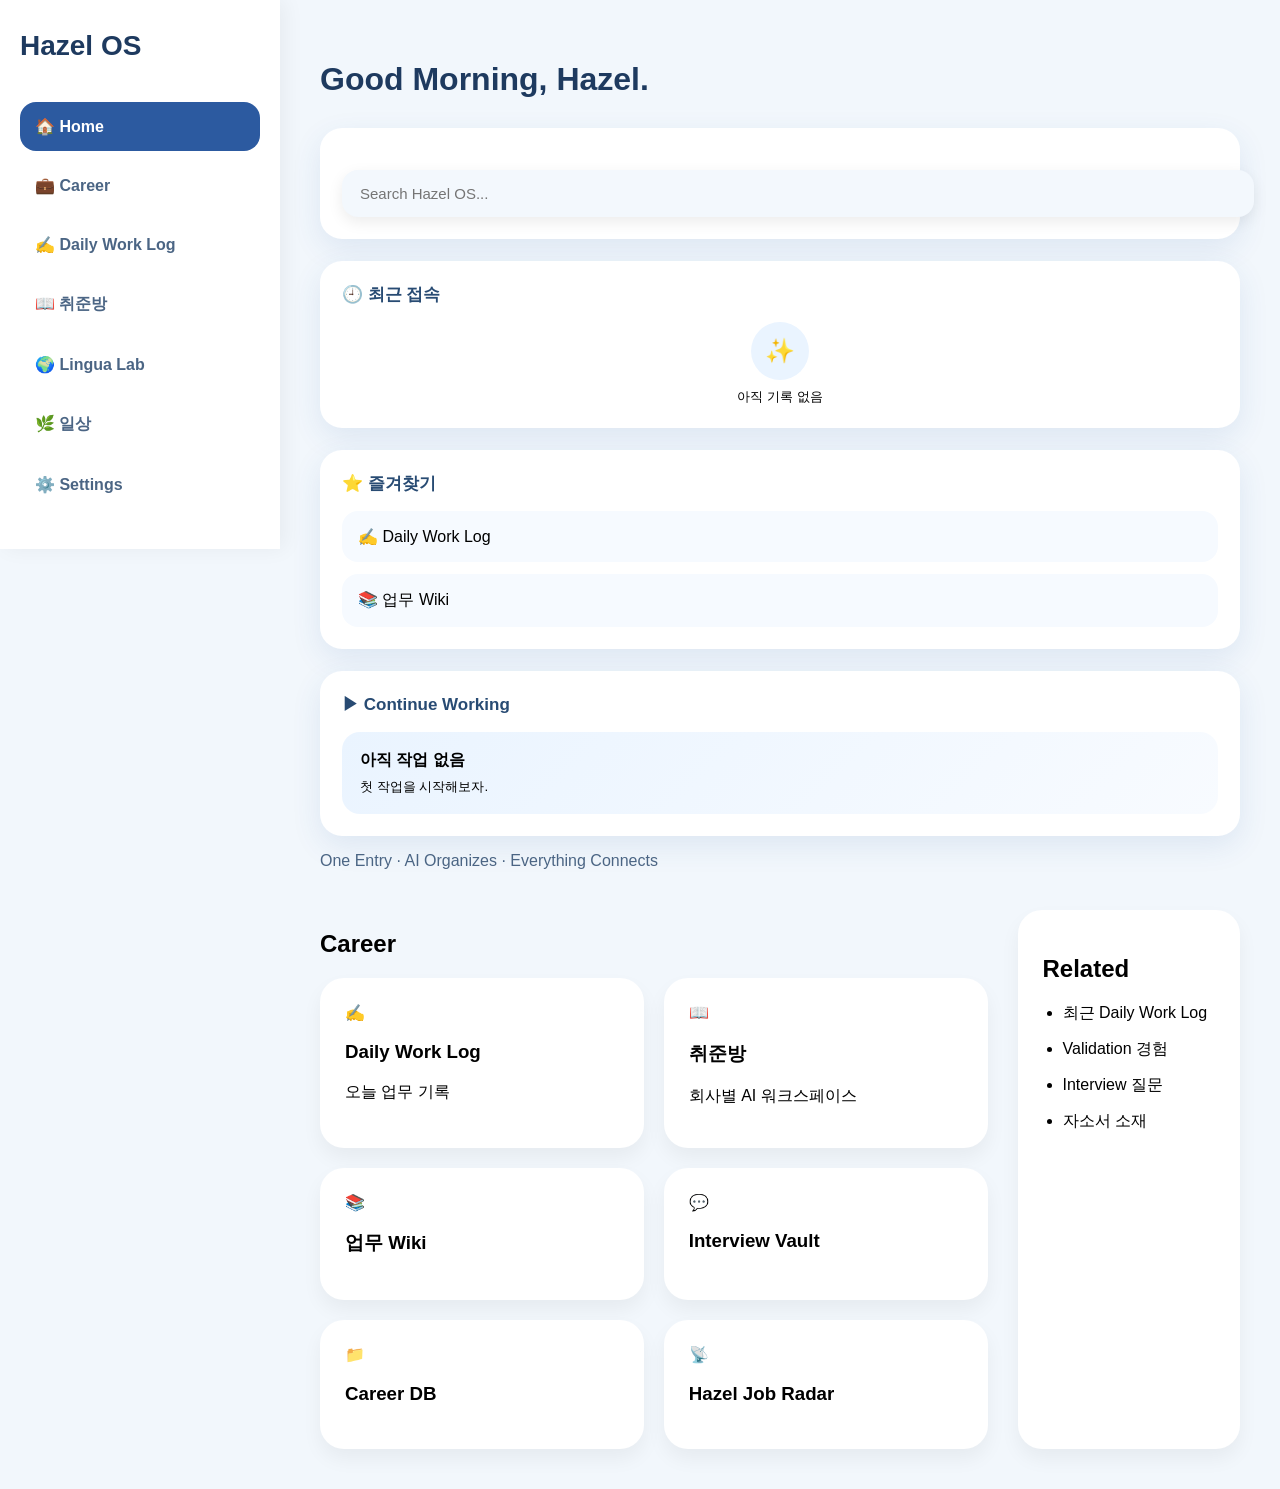
<file: index.html>
<!DOCTYPE html>
<html lang="ko">
<head>
<meta charset="UTF-8">
<meta name="viewport" content="width=device-width, initial-scale=1.0">
<title>Hazel OS</title>

<link rel="stylesheet" href="assets/css/style.css">

</head>


<body>

<div class="app">

    <div id="sidebarContainer"></div>

    <div class="container">

<header>

<h1 id="greeting">Good Morning, Hazel.</h1>

<!-- Home Dashboard -->

<div class="home-dashboard">

    <!-- Search -->

    <div class="dashboard-card">

        <input
            type="text"
            class="search-box"
            placeholder="Search Hazel OS..."
        >

    </div>

    <!-- Recent -->

    <div class="dashboard-card">

        <div class="section-title">

            🕘 최근 접속

        </div>

        <div class="recent-grid" id="recentGrid">

            <div class="recent-item">

                <div class="recent-icon">📖</div>

                <small>취준방</small>

            </div>

            <div class="recent-item">

                <div class="recent-icon">✍️</div>

                <small>Daily Log</small>

            </div>

            <div class="recent-item">

                <div class="recent-icon">📚</div>

                <small>업무 Wiki</small>

            </div>

        </div>

    </div>

    <!-- Favorites -->

    <div class="dashboard-card">

        <div class="section-title">

            ⭐ 즐겨찾기

        </div>

        <div class="favorite-list" id="favoriteList">

        </div>  

    </div>

    <!-- Continue -->

    <div class="dashboard-card">

        <div class="section-title">

            ▶ Continue Working

        </div>

        <div class="continue-card"
             id="continueCard">

             <div id="continueTitle">
                 아직 작업 없음
            </div>

             <small id="continueTime">
                 최근 작업이 여기에 표시됩니다.
             </small>

        </div>

    </div>

</div>

<p>One Entry · AI Organizes · Everything Connects</p>

</header>

<main>

<section class="career">

<h2>Career</h2>

<div class="grid">

<div class="card" onclick="location.href='pages/daily-work-log.html'">
✍️
<h3>Daily Work Log</h3>
<p>오늘 업무 기록</p>
</div>

<div class="card">
📖
<h3>취준방</h3>
<p>회사별 AI 워크스페이스</p>
</div>

<div class="card">
📚
<h3>업무 Wiki</h3>
</div>

<div class="card">
💬
<h3>Interview Vault</h3>
</div>

<div class="card">
📁
<h3>Career DB</h3>
</div>

<div class="card">
📡
<h3>Hazel Job Radar</h3>
</div>

</div>

</section>

<aside class="related">

<h2>Related</h2>

<ul>
<li>최근 Daily Work Log</li>
<li>Validation 경험</li>
<li>Interview 질문</li>
<li>자소서 소재</li>
</ul>

</aside>

</main>


    </div>

</div>
<script src="assets/components/sidebar.js"></script>
<script src="assets/js/app.js"></script>
<script src="assets/js/home.js"></script>

<script>
renderSidebar("home");
renderRecent();
</script>

</body>
</html>
</file>
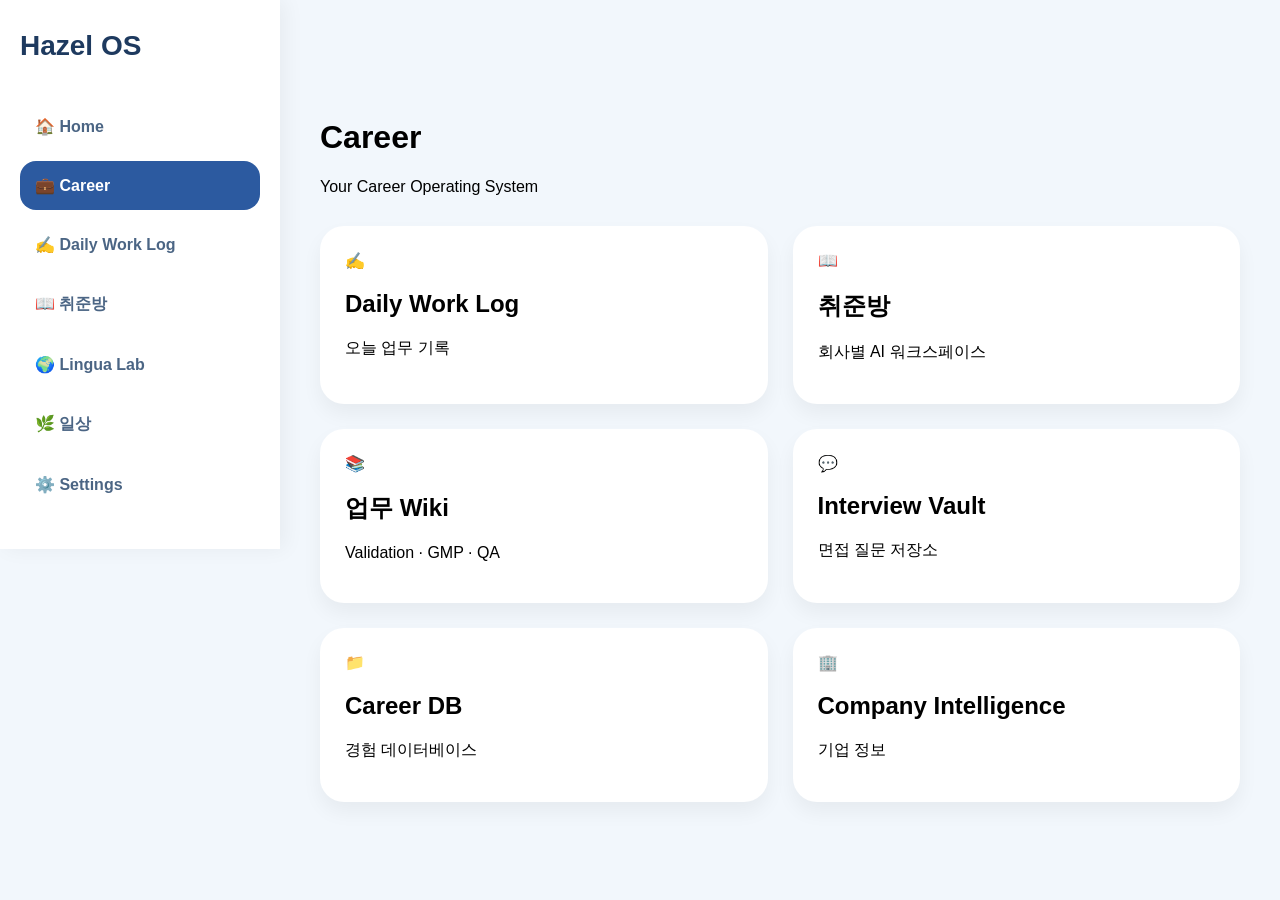
<file: pages/career.html>
<!DOCTYPE html>
<html lang="ko">

<head>
<meta charset="UTF-8">
<meta name="viewport" content="width=device-width, initial-scale=1.0">

<title>Career | Hazel OS</title>

<link rel="stylesheet" href="../assets/css/style.css">

</head>

<body>

<div class="app">

    <div id="sidebarContainer"></div>

    <div class="container">

        <h1>Career</h1>

        <p>Your Career Operating System</p>

        <div class="card-grid">

            <div class="card"
            onclick="location.href='daily-work-log.html'">
                ✍️
                <h2>Daily Work Log</h2>
                <p>오늘 업무 기록</p>
            </div>

            <div class="card">
                📖
                <h2>취준방</h2>
                <p>회사별 AI 워크스페이스</p>
            </div>

            <div class="card">
                📚
                <h2>업무 Wiki</h2>
                <p>Validation · GMP · QA</p>
            </div>

            <div class="card">
                💬
                <h2>Interview Vault</h2>
                <p>면접 질문 저장소</p>
            </div>

            <div class="card">
                📁
                <h2>Career DB</h2>
                <p>경험 데이터베이스</p>
            </div>

            <div class="card">
                🏢
                <h2>Company Intelligence</h2>
                <p>기업 정보</p>
            </div>

        </div>

    </div>

</div>

<script src="../assets/js/app.js"></script>
<script src="../assets/js/career.js"></script>
<script src="../assets/components/sidebar.js"></script>
<script>
renderSidebar("career");
</script>
</body>

</html>

<script src="../assets/js/home.js"></script>

<script>
renderSidebar("career");
recordVisit("Career","💼");
</script>
</file>
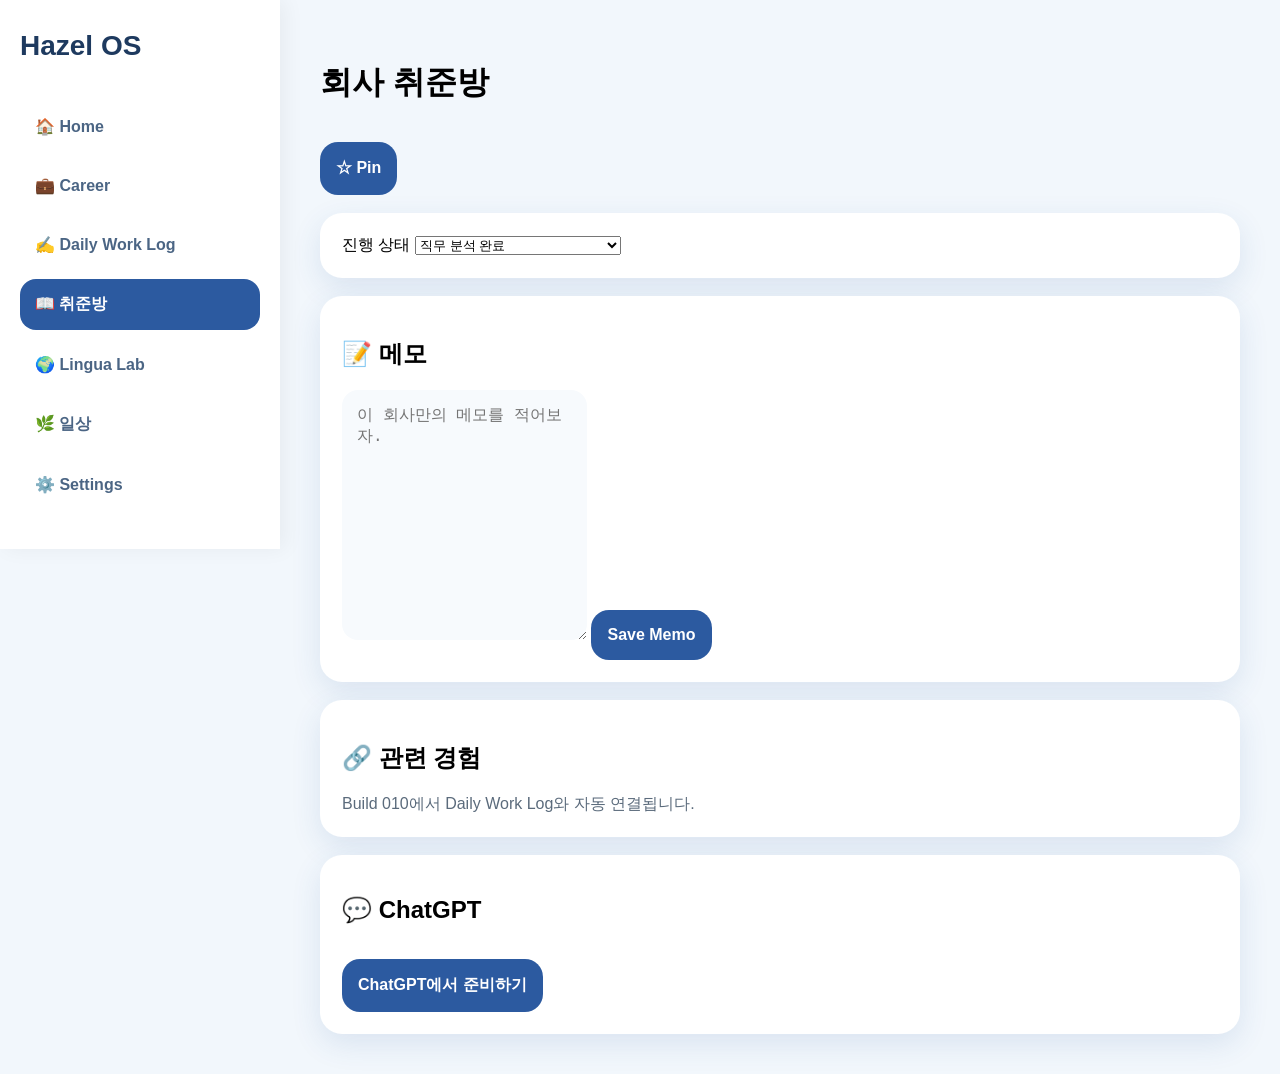
<file: pages/company-room.html>
<!DOCTYPE html>
<html lang="ko">
<head>
<meta charset="UTF-8">
<meta name="viewport" content="width=device-width, initial-scale=1.0">
<title>취준방 | Hazel OS</title>
<link rel="stylesheet" href="../assets/css/style.css">
</head>

<body>

<div class="app">

<div id="sidebarContainer"></div>

<div class="container">

<h1 id="companyTitle">회사 취준방</h1>
<button class="save-btn"
id="pinBtn"
onclick="toggleFavorite()">

☆ Pin

</button>

<div class="company-card">

<label>진행 상태</label>

<select id="statusSelect" onchange="saveStatus()">
<option>직무 분석 완료</option>
<option>지원서 작성중</option>
<option>지원서 제출 완료 & 결과 대기중</option>
<option>서류 결과 발표</option>
<option>면접 준비 중</option>
<option>면접 완료 & 결과 대기중</option>
<option>최종합격</option>
</select>

</div>

<div class="company-card">

<h2>📝 메모</h2>

<textarea id="companyMemo"
placeholder="이 회사만의 메모를 적어보자."
rows="6"></textarea>

<button class="save-btn"
onclick="saveMemo()">

Save Memo

</button>

</div>

<div class="company-card">

<h2>🔗 관련 경험</h2>

<p>Build 010에서 Daily Work Log와 자동 연결됩니다.</p>

</div>

<div class="company-card">

<h2>💬 ChatGPT</h2>

<button class="save-btn"
onclick="openChatGPT()">

ChatGPT에서 준비하기

</button>

</div>

</div>

</div>

<script src="../assets/components/sidebar.js"></script>
<script src="../assets/js/home.js"></script>
<script src="../assets/js/company-room.js"></script>

<script>
renderSidebar("job");
loadCompany();

const companies = JSON.parse(localStorage.getItem("hazelCompanies")) || [];
const params = new URLSearchParams(window.location.search);
const idx = Number(params.get("index"));

if (companies[idx]) {
    recordVisit(`${companies[idx].name} 취준방`, "🏢");
}
</script>
</body>
</html>
</file>
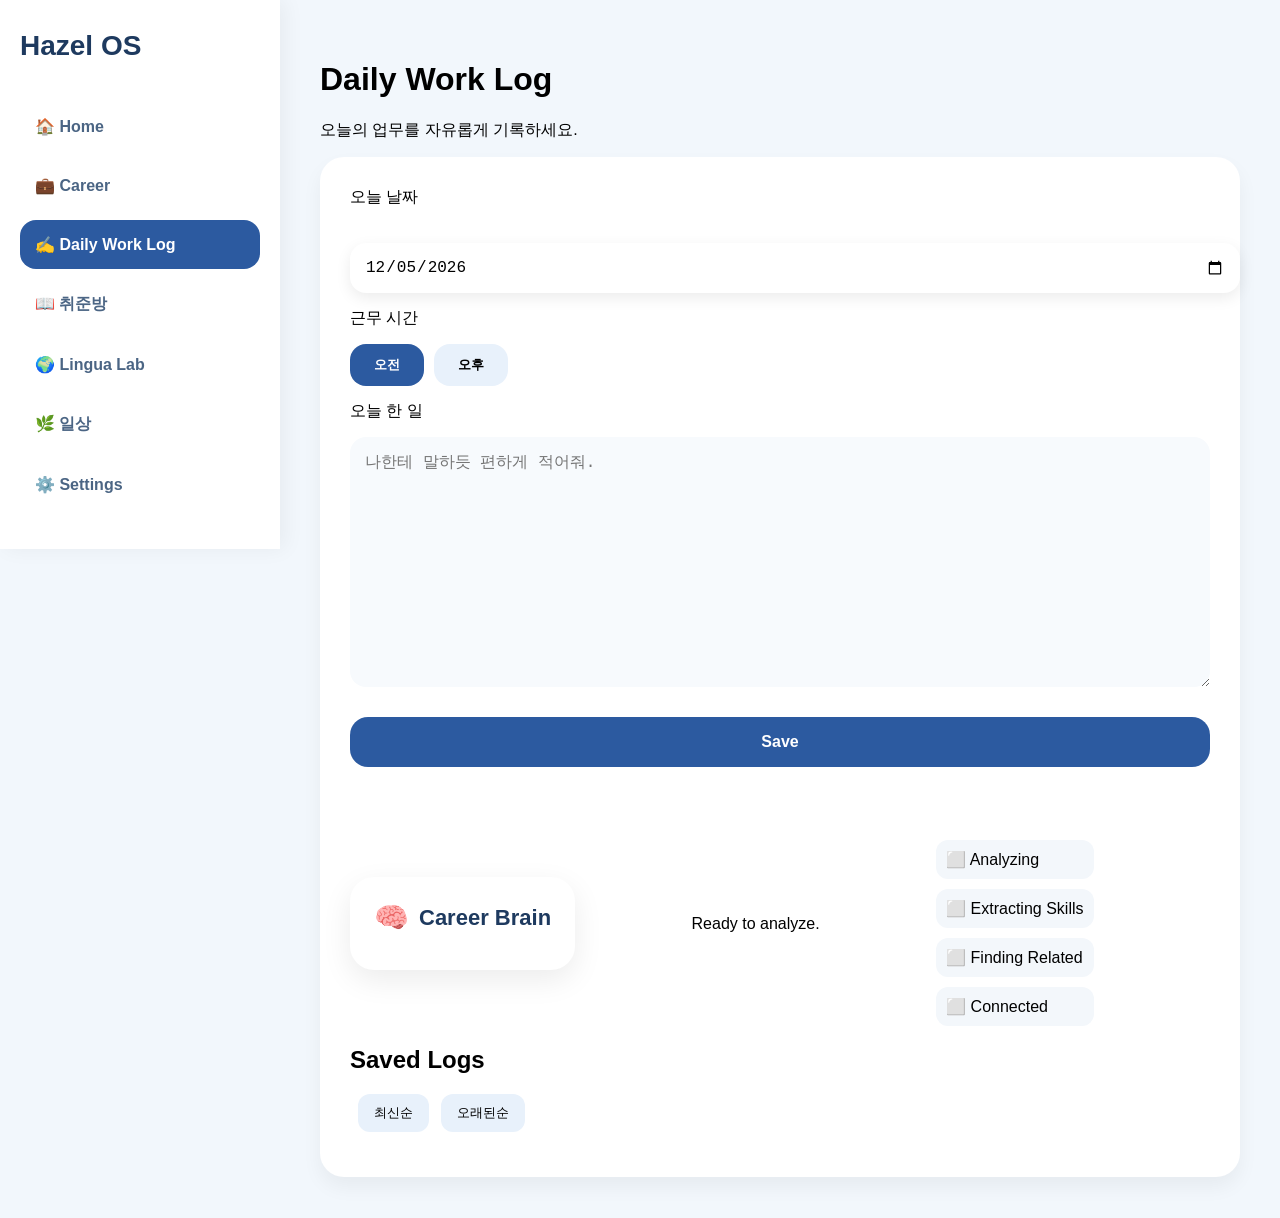
<file: pages/daily-work-log.html>
<!DOCTYPE html>
<html lang="ko">

<head>

<meta charset="UTF-8">
<meta name="viewport" content="width=device-width, initial-scale=1.0">

<title>Daily Work Log</title>

<link rel="stylesheet" href="../assets/css/style.css">

</head>

<body>

<div class="app">

    <div id="sidebarContainer"></div>

    <div class="container">

    <h1>Daily Work Log</h1>

    <p>오늘의 업무를 자유롭게 기록하세요.</p>

    <div class="log-box">

        <label>오늘 날짜</label>
        <input type="date" id="date">

        <label>근무 시간</label>

        <div class="time-select">

            <button type="button" id="amBtn" class="time-btn active-time"
                 onclick="selectTime('오전')">
                 오전
             </button>

             <button type="button" id="pmBtn" class="time-btn"
                 onclick="selectTime('오후')">
                 오후
            </button>

        </div>

        <label>오늘 한 일</label>

        <textarea
        placeholder="나한테 말하듯 편하게 적어줘."></textarea>

        
<button class="save-btn" onclick="saveLog()">Save</button>

<div class="log-list">

    <div class="log-list-header">

        
        <!-- Career Brain -->

        <div id="brainCard" class="brain-card">

            <div class="brain-header">

                <span id="brainIcon" class="brain-icon">
                    🧠
                </span>

                <span>
                    Career Brain
              </span>

            </div>

             </div>

            <div id="brainStatus">

              Ready to analyze.

             </div>

            <div class="brain-steps">

                 <div id="step1">⬜ Analyzing</div>
                 <div id="step2">⬜ Extracting Skills</div>
                 <div id="step3">⬜ Finding Related</div>
                 <div id="step4">⬜ Connected</div>

             </div>

             <div id="brainResult"></div>

        </div>

        <h2>Saved Logs</h2>

        <div>

            <button class="sort-btn"
            onclick="renderLogs('new')">
                최신순
            </button>

            <button class="sort-btn"
            onclick="renderLogs('old')">
                오래된순
            </button>

        </div>

    </div>

    <div id="logContainer">

    </div>

</div>
    </div>

</div>
</div>

<script src="../assets/components/sidebar.js"></script>
<script src="../assets/js/app.js"></script>
<script src="../assets/js/daily-log.js"></script>

<script>
renderSidebar("daily");
</script>


<!-- Edit Modal -->

<div id="editModal" class="modal">

    <div class="modal-content">

        <h2>Edit Daily Log</h2>

        <label>날짜</label>
        <input type="date" id="editDate">

        <label>근무 시간</label>

        <div class="time-select">

            <button type="button" id="editAm" class="time-btn active-time"
            onclick="selectEditTime('오전')">
                오전
            </button>

            <button type="button" id="editPm" class="time-btn"
            onclick="selectEditTime('오후')">
                오후
            </button>

        </div>

        <label>오늘 한 일</label>

        <textarea id="editText" rows="6"></textarea>

        <div class="modal-buttons">

            <button class="cancel-btn" onclick="closeModal()">
                Cancel
            </button>

            <button class="save-btn" onclick="saveEdit()">
                Save
            </button>

        </div>

    </div>

</div>

<!-- Detail Modal -->

<div id="detailModal" class="modal">

    <div class="modal-content">

        <div class="detail-header">

            <h2 id="detailTitle">Daily Log</h2>

             <button class="close-btn"
                 onclick="closeDetailModal()">
                 ✕
             </button>

        </div>

        <small id="detailEdited"></small>

        <div class="log-tags">
            <span id="detailTag1" class="tag">#AI</span>
            <span id="detailTag2" class="tag"></span>
            <span id="detailTag3" class="tag"></span>
        </div>

        <div class="brain-result">

            <b>AI Summary</b>

            <p id="detailSummary"></p>

        </div>

        <div>

            <b>Original Log</b>

            <p id="detailText"></p>

        </div>

        <div class="modal-buttons">

            <button class="icon-btn"
            onclick="editCurrentLog()">
                ✏️ 수정
            </button>

            <button class="icon-btn delete"
            onclick="deleteCurrentLog()">
                🗑️ 삭제
            </button>

            <button class="cancel-btn"
            onclick="closeDetailModal()">
                닫기
            </button>

        </div>

    </div>

</div>

<script src="../assets/components/sidebar.js"></script>
<script src="../assets/js/app.js"></script>
<script src="../assets/js/home.js"></script>
<script src="../assets/js/daily-log.js"></script>

<script>
renderSidebar("daily");
recordVisit("Daily Work Log","✍️");
</script>

</body>
</html>
</file>
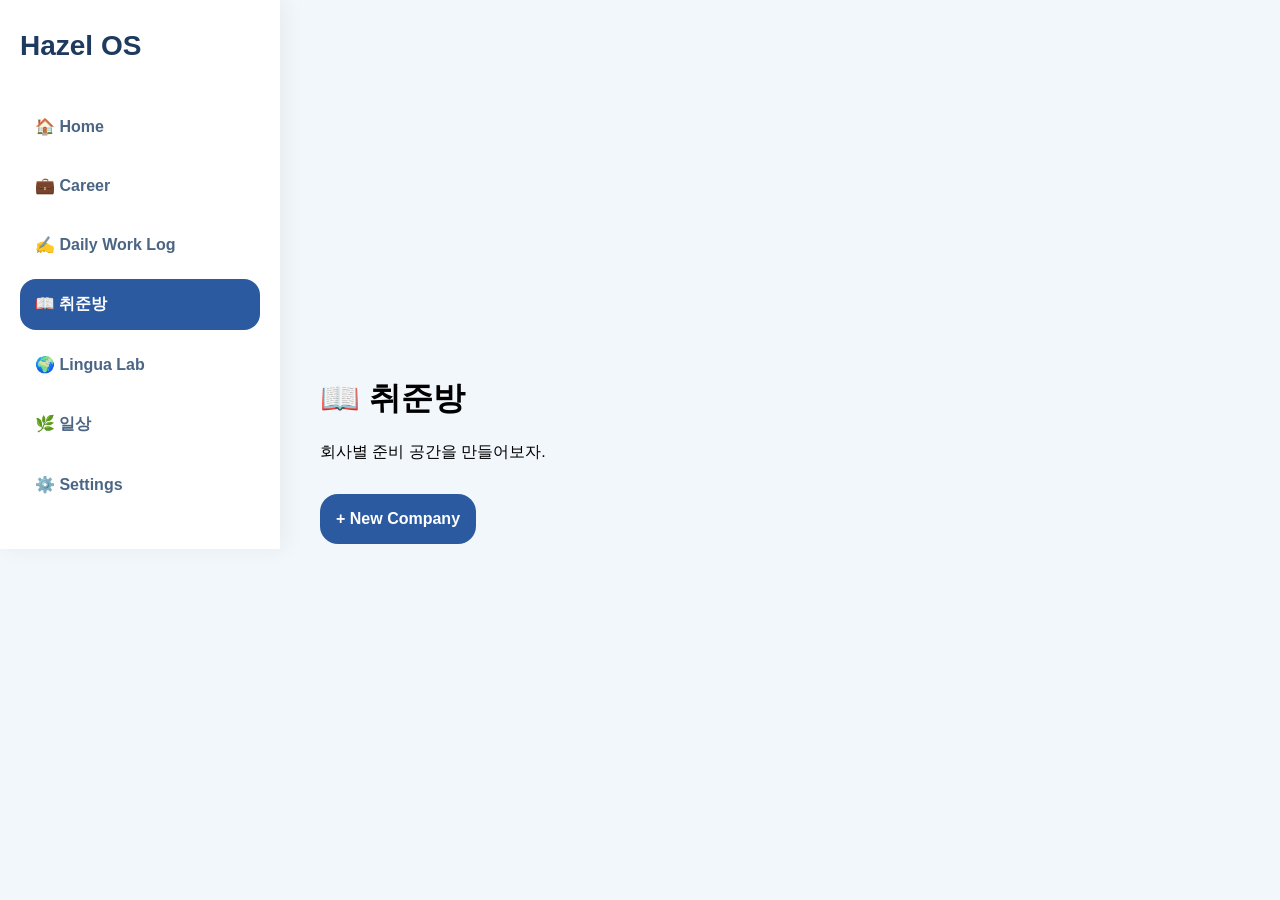
<file: pages/job-room.html>
<!DOCTYPE html>
<html lang="ko">
<head>
<meta charset="UTF-8">
<meta name="viewport" content="width=device-width, initial-scale=1.0">
<title>취준방 | Hazel OS</title>
<link rel="stylesheet" href="../assets/css/style.css">
</head>

<body>

<div class="app">

<div id="sidebarContainer"></div>

<div class="container">

<h1>📖 취준방</h1>

<p>회사별 준비 공간을 만들어보자.</p>

<button class="save-btn" onclick="addCompany()">
+ New Company
</button>

<div id="companyList"></div>

</div>

</div>

<script src="../assets/components/sidebar.js"></script>
<script src="../assets/js/home.js"></script>
<script src="../assets/js/job-room.js"></script>

<script>
renderSidebar("job");
renderCompanies();
recordVisit("취준방","📖");
</script>

</body>
</html>
</file>
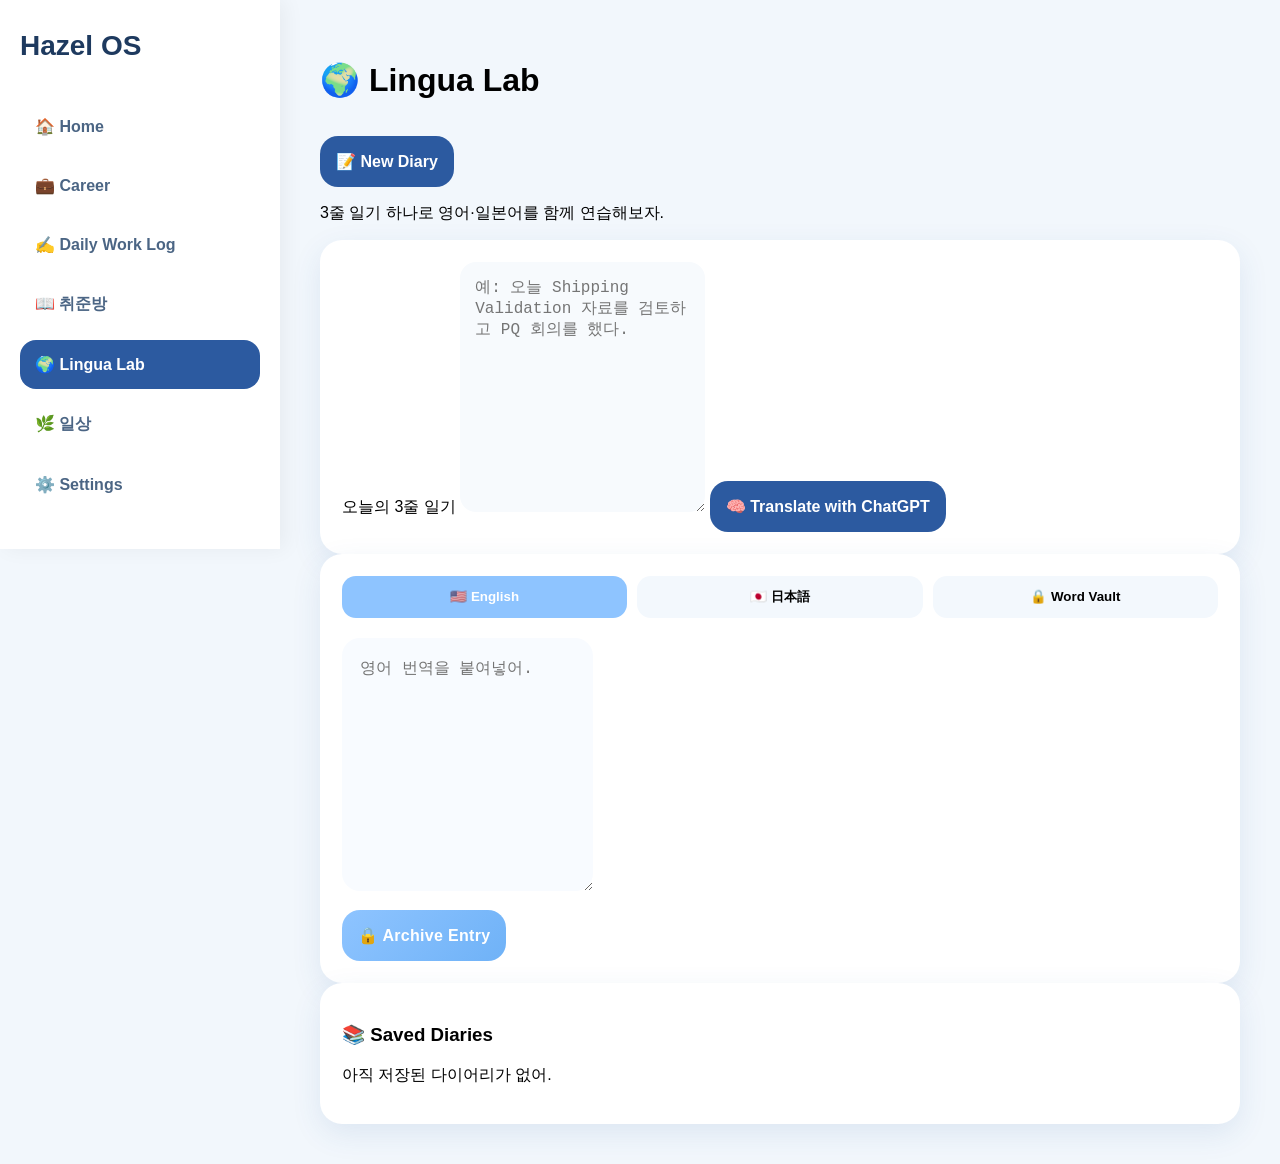
<file: pages/lingua-lab.html>
<!DOCTYPE html>
<html lang="ko">
<head>
<meta charset="UTF-8">
<meta name="viewport" content="width=device-width, initial-scale=1.0">
<title>Lingua Lab | Hazel OS</title>

<link rel="stylesheet" href="../assets/css/style.css">
</head>

<body>

<div class="app">

<div id="sidebarContainer"></div>

<div class="container">

<h1>🌍 Lingua Lab</h1>
<div class="lingua-toolbar">

    <button class="save-btn" onclick="newLinguaDiary()">
        📝 New Diary
    </button>

</div>
<p>3줄 일기 하나로 영어·일본어를 함께 연습해보자.</p>

<div class="dashboard-card">

<label>오늘의 3줄 일기</label>

<textarea
id="koreanDiary"
rows="6"
placeholder="예: 오늘 Shipping Validation 자료를 검토하고 PQ 회의를 했다."></textarea>

<button class="save-btn" onclick="openTranslatePrompt()">
🧠 Translate with ChatGPT
</button>

</div>

<div class="dashboard-card">

<div class="language-tabs">

<button id="enTab" class="tab-btn active-tab" onclick="switchTab('en')">
🇺🇸 English
</button>

<button id="jpTab" class="tab-btn" onclick="switchTab('jp')">
🇯🇵 日本語
</button>

<button id="wordTab" class="tab-btn" onclick="switchTab('word')">
🔒 Word Vault
</button>

</div>

<div id="englishPanel" class="language-panel active-panel">

<textarea
id="englishResult"
class="translation-box"
rows="8"
placeholder="영어 번역을 붙여넣어."></textarea>

</div>

<div id="japanesePanel" class="language-panel">

<textarea
id="japaneseResult"
class="translation-box"
rows="8"
placeholder="일본어 번역을 붙여넣어."></textarea>

</div>

<div id="wordPanel" class="language-panel">

<textarea
id="wordVaultResult"
class="translation-box"
rows="8"
placeholder="한국어 - English - 日本語 형식으로 붙여넣어."></textarea>

<div id="wordVaultPreview"></div>

</div>

<button id="archiveBtn"
class="save-btn archive-btn"
onclick="saveLinguaDiary()">
🔒 Archive Entry
</button>

</div>

<div class="dashboard-card">

<h3>📚 Saved Diaries</h3>

<div id="linguaHistory"></div>

</div>

</div>

</div>

<div id="toast" class="toast">복사됨 ✓</div>

<script src="../assets/components/sidebar.js"></script>
<script src="../assets/js/home.js"></script>
<script src="../assets/js/lingua-lab.js"></script>

<script>
renderSidebar("lingua");
recordVisit("Lingua Lab","🌍");
</script>

</body>
</html>
</file>
<file: assets/css/style.css>
body{
margin:0;
font-family:Arial,sans-serif;
background:#F2F7FC;
}

.container{
max-width:1400px;
margin:auto;
padding:40px;
}

header h1{
color:#1E3A5F;
margin-bottom:5px;
}

header p{
color:#4B6584;
}

input{
width:100%;
margin-top:20px;
padding:15px;
border:none;
border-radius:16px;
font-size:16px;
box-shadow:0 5px 15px rgba(0,0,0,.08);
}

main{
display:grid;
grid-template-columns:3fr 1fr;
gap:30px;
margin-top:40px;
}

.grid{
display:grid;
grid-template-columns:repeat(2,1fr);
gap:20px;
}

.card{
background:white;
border-radius:24px;
padding:25px;
cursor:pointer;
transition:.2s;
box-shadow:0 10px 20px rgba(0,0,0,.05);
}

.card:hover{
transform:translateY(-5px);
}

.related{
background:white;
border-radius:24px;
padding:25px;
box-shadow:0 10px 20px rgba(0,0,0,.05);
}

.related ul{
padding-left:20px;
}

.related li{
margin-bottom:15px;
}


.back-btn{
background:none;
border:none;
font-size:18px;
color:#2C5AA0;
cursor:pointer;
margin-bottom:20px;
}

.log-box{
background:white;
padding:30px;
border-radius:24px;
box-shadow:0 10px 20px rgba(0,0,0,.05);
display:flex;
flex-direction:column;
gap:15px;
}

textarea{
min-height:220px;
padding:15px;
border:none;
border-radius:16px;
background:#F7FAFD;
font-size:16px;
resize:vertical;
}

.time-select{
display:flex;
gap:10px;
}

.time-btn{
padding:12px 24px;
border:none;
border-radius:16px;
background:#E8F1FB;
cursor:pointer;
font-weight:bold;
}

.time-btn:hover{
background:#CFE4FA;
}

.save-btn{
margin-top:15px;
padding:16px;
border:none;
border-radius:18px;
background:#2C5AA0;
color:white;
font-size:16px;
font-weight:bold;
cursor:pointer;
}

.save-btn:hover{
background:#1E3A5F;
}

/* =========================
   Build 002 - North Star
   Sidebar
========================= */

.app{
    display:flex;
    min-height:100vh;
}

.sidebar{
    width:240px;
    background:white;
    padding:30px 20px;
    box-shadow:5px 0 20px rgba(0,0,0,.05);
    display:flex;
    flex-direction:column;
}

.logo{
    font-size:28px;
    font-weight:bold;
    color:#1E3A5F;
    margin-bottom:40px;
}

.nav-item{
    padding:15px;
    border-radius:16px;
    margin-bottom:10px;
    cursor:pointer;
    transition:.2s;
    font-weight:600;
    color:#4B6584;
}

.nav-item:hover{
    background:#E8F1FB;
}

.nav-item.active{
    background:#2C5AA0;
    color:white;
}

.container{
    flex:1;
    padding:40px;
}

.card-grid{
display:grid;
grid-template-columns:repeat(2,1fr);
gap:25px;
margin-top:30px;
}

.log-list{
margin-top:40px;
}

.log-list-header{
display:flex;
justify-content:space-between;
align-items:center;
margin-bottom:20px;
}

.sort-btn{
background:#E8F1FB;
border:none;
padding:10px 16px;
border-radius:12px;
cursor:pointer;
margin-left:8px;
}

.log-item{
background:white;
padding:18px;
border-radius:18px;
margin-bottom:15px;
box-shadow:0 5px 15px rgba(0,0,0,.05);
}

.log-item h3{
margin-bottom:8px;
color:#1E3A5F;
}
.active-time{
background:#2C5AA0 !important;
color:white;
}


.log-header{
display:flex;
justify-content:space-between;
align-items:center;
margin-bottom:10px;
}

.log-actions{
display:flex;
gap:8px;
}

.icon-btn{
border:none;
background:#E8F1FB;
padding:8px 10px;
border-radius:10px;
cursor:pointer;
font-size:16px;
}

.icon-btn:hover{
background:#D7E8FA;
}

.icon-btn.delete{
background:#FFE4E4;
}

.icon-btn.delete:hover{
background:#FFCACA;
}


/* =====================
   Hazel Modal
===================== */

.modal{
display:none;
position:fixed;
top:0;
left:0;
width:100%;
height:100%;
background:rgba(0,0,0,.35);
justify-content:center;
align-items:center;
z-index:999;
backdrop-filter:blur(4px);
}

.modal-content{
background:white;
padding:30px;
border-radius:28px;
width:500px;
max-width:90vw;

height:620px;
max-height:85vh;

box-shadow:0 20px 50px rgba(0,0,0,.18);

display:flex;
flex-direction:column;
gap:16px;
}

.modal-content label{
font-weight:600;
color:#1E3A5F;
}

.modal-content input,
.modal-content textarea{
padding:14px;
border:none;
border-radius:14px;
background:#F3F7FB;
font-size:15px;
}

.modal-buttons{
display:flex;
justify-content:flex-end;
gap:12px;
margin-top:10px;
}

.cancel-btn{
padding:12px 22px;
border:none;
border-radius:14px;
background:#E5EAF0;
cursor:pointer;
}

.cancel-btn:hover{
background:#D6DEE8;
}


/* Career Brain */

.brain-card{

background:white;
padding:24px;
border-radius:24px;
box-shadow:0 10px 30px rgba(0,0,0,.08);
margin-top:30px;
margin-bottom:30px;

}

.brain-header{

font-size:22px;
font-weight:bold;
color:#1E3A5F;
margin-bottom:12px;

}

.brain-steps{

display:flex;
flex-direction:column;
gap:10px;
margin-top:18px;

}

.brain-steps div{

padding:10px;
border-radius:12px;
background:#F3F7FB;

}

.step-done{

background:#E3F3E8 !important;
color:#226B3A;

}

.brain-result{

margin-top:20px;
padding:18px;
background:#E8F1FB;
border-radius:18px;
line-height:1.7;

}


/* =====================
   Brain Pulse Animation
===================== */

.brain-header{
display:flex;
align-items:center;
gap:10px;
}

.brain-icon{
font-size:28px;
display:inline-block;
}

.pulse{
animation:brainPulse .8s ease-in-out infinite;
}

@keyframes brainPulse{

0%{
transform:scale(1);
filter:drop-shadow(0 0 0 rgba(44,90,160,.2));
}

50%{
transform:scale(1.12);
filter:drop-shadow(0 0 12px rgba(44,90,160,.7));
}

100%{
transform:scale(1);
filter:drop-shadow(0 0 0 rgba(44,90,160,.2));
}

}

.step-done{

background:#E3F3E8 !important;
color:#226B3A;
transform:translateX(8px);
transition:.35s;

}

.brain-finish{

margin-top:18px;
padding:16px;
background:linear-gradient(135deg,#E8F1FB,#D6E8FF);
border-radius:16px;
text-align:center;
font-weight:bold;
font-size:18px;
color:#1E3A5F;
animation:fadeUp .6s ease;

}

@keyframes fadeUp{

from{
opacity:0;
transform:translateY(15px);
}

to{
opacity:1;
transform:translateY(0);
}

}


/* Smart Log List */

.clickable{
cursor:pointer;
transition:.25s;
}

.clickable:hover{
transform:translateY(-4px);
box-shadow:0 12px 30px rgba(44,90,160,.15);
}

.log-top{
display:flex;
justify-content:space-between;
align-items:center;
margin-bottom:12px;
}

.log-date{
font-weight:bold;
color:#1E3A5F;
}

.log-time{
background:#E8F1FB;
padding:6px 12px;
border-radius:999px;
font-size:13px;
}

.log-summary{
font-size:15px;
color:#445566;
margin-bottom:12px;
}

.log-tags{
display:flex;
gap:8px;
flex-wrap:wrap;
}

.tag{
background:#EEF5FF;
color:#2C5AA0;
padding:6px 10px;
border-radius:999px;
font-size:12px;
font-weight:600;
}

/* Detail Modal Scroll */

#detailText{

flex:1;

overflow-y:auto;

padding:14px;

background:#F7FAFD;

border-radius:14px;

line-height:1.8;

white-space:pre-wrap;

max-height:220px;

}
#detailSummary{

line-height:1.7;

color:#445566;

}
/* Detail Header */

.detail-header{
display:flex;
justify-content:space-between;
align-items:center;
}

.close-btn{
border:none;
background:#EEF5FF;
width:36px;
height:36px;
border-radius:50%;
cursor:pointer;
font-size:18px;
transition:.2s;
}

.close-btn:hover{
background:#D7E8FA;
transform:rotate(90deg);
}

#detailEdited{
color:#7A8A9A;
font-size:13px;
margin-top:-6px;
}

/* Developer Mode */

.version{

color:#6B7A8C;
margin-bottom:20px;

}

.build-card{

background:#F8FBFF;
border-radius:18px;
margin-top:14px;
overflow:hidden;
border:1px solid #E5EEF8;

}

.build-header{

display:flex;
justify-content:space-between;
align-items:center;
padding:18px;
cursor:pointer;
transition:.2s;

}

.build-header:hover{

background:#EEF5FF;

}

.build-status{

font-size:13px;
color:#2C5AA0;
margin-top:4px;

}

.arrow{

transition:.25s;
font-size:18px;

}

.build-details{

max-height:0;
overflow:hidden;
transition:max-height .35s ease;
padding:0 18px;

}

.build-details p{

margin:10px 0;

}

.build-card.open .build-details{

max-height:300px;
padding-bottom:18px;

}

.build-card.open .arrow{

transform:rotate(180deg);

}

.company-card{

background:white;
border-radius:22px;
padding:22px;
margin-top:18px;
box-shadow:0 10px 30px rgba(44,90,160,.12);
cursor:pointer;
transition:.25s;

}

.company-card:hover{

transform:translateY(-4px);

}

.company-card h3{

margin:0 0 8px;

}

.company-card p{

color:#5B6B7C;
margin:0;

}

/* =========================
   Home Dashboard
========================= */

.home-dashboard{
margin-top:30px;
display:flex;
flex-direction:column;
gap:22px;
}

.dashboard-card{
background:white;
border-radius:22px;
padding:22px;
box-shadow:0 10px 30px rgba(44,90,160,.10);
}

.section-title{
font-weight:700;
margin-bottom:16px;
font-size:17px;
color:#284B73;
}

.search-box{
width:100%;
padding:15px 18px;
border:none;
border-radius:16px;
background:#F3F8FD;
font-size:15px;
outline:none;
}

.search-box:focus{
box-shadow:0 0 0 3px rgba(142,196,255,.35);
}

.recent-grid{
display:flex;
justify-content:space-between;
gap:12px;
}

.recent-item{
display:flex;
flex-direction:column;
align-items:center;
gap:8px;
cursor:pointer;
flex:1;
transition:.25s;
}

.recent-item:hover{
transform:translateY(-3px);
}

.recent-icon{
width:58px;
height:58px;
border-radius:50%;
background:#EAF4FF;
display:flex;
align-items:center;
justify-content:center;
font-size:24px;
}

.favorite-list{
display:flex;
flex-direction:column;
gap:12px;
}

.favorite-card{
padding:16px;
border-radius:16px;
background:#F6FAFF;
cursor:pointer;
transition:.25s;
}

.favorite-card:hover{
transform:translateX(6px);
background:#EAF4FF;
}

.continue-card{
padding:18px;
border-radius:18px;
background:linear-gradient(135deg,#EAF4FF,#F8FBFF);
cursor:pointer;
transition:.25s;
}

.continue-card:hover{
transform:translateY(-3px);
}

#continueTitle{
font-weight:700;
margin-bottom:6px;
}

.recent-icon{

position:relative;

}

.recent-badge{

position:absolute;
top:-6px;
right:-6px;

background:#8EC4FF;
color:white;

font-size:10px;

padding:2px 6px;

border-radius:999px;

font-weight:600;

}

/* =========================
   Lingua Lab
========================= */

.language-tabs{

display:flex;
gap:10px;
margin-bottom:20px;

}

.tab-btn{

flex:1;
padding:12px;
border:none;
border-radius:14px;
background:#F3F8FD;
cursor:pointer;
font-weight:600;
transition:.25s;

}

.active-tab{

background:#8EC4FF;
color:white;

}

.translation-box{

background:#F8FBFF;
border-radius:18px;
padding:18px;
min-height:120px;
line-height:1.6;

}

.tag-preview{

display:flex;
gap:10px;
flex-wrap:wrap;

}


.language-panel{
display:none;
margin-top:18px;
}

.active-panel{
display:block;
}

.translation-box{
background:#F8FBFF;
border-radius:18px;
padding:18px;
min-height:140px;
white-space:pre-wrap;
line-height:1.7;
}
/* Lingua Import */

.import-box{

background:#F8FAFD;
border:2px dashed #BFD9F5;
border-radius:18px;
padding:16px;

}

.import-success{

background:#E8F8EC;
color:#2E7D32;
padding:8px 14px;
border-radius:10px;
display:inline-block;
margin-bottom:12px;
font-size:14px;

}

/* Archive Button */

.archive-btn{
background:linear-gradient(135deg,#8EC4FF,#6FB2F7);
color:white;
font-weight:700;
letter-spacing:.3px;
}
/* Word Vault Preview */

.word-table{

width:100%;
border-collapse:collapse;
margin-top:18px;
background:white;
border-radius:18px;
overflow:hidden;

}

.word-table th{

background:#EAF4FF;
padding:12px;
font-weight:700;

}

.word-table td{

padding:12px;
border-top:1px solid #EEF3F8;

}

.word-table tr:hover{

background:#F8FBFF;

}

.toast{

position:fixed;
bottom:30px;
left:50%;
transform:translateX(-50%);
background:#2E7D32;
color:white;
padding:12px 20px;
border-radius:999px;
opacity:0;
transition:.25s;
z-index:9999;

}

.toast.show{

opacity:1;

}
</file>
